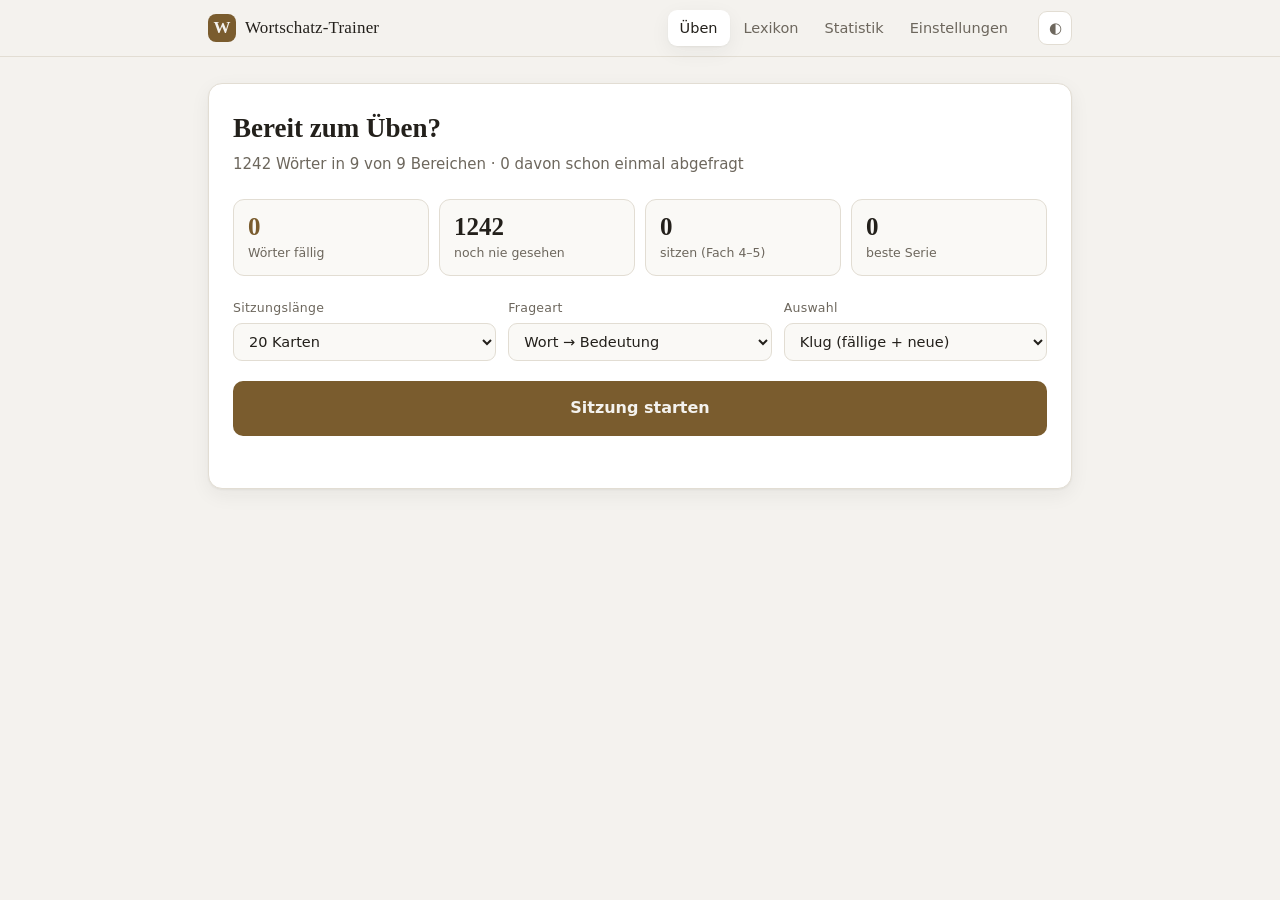
<file: index.html>
<!DOCTYPE html>
<html lang="de">
<head>
<meta charset="utf-8">
<meta name="viewport" content="width=device-width, initial-scale=1, viewport-fit=cover">
<title>Wortschatz-Trainer</title>

<link rel="manifest" href="manifest.json">
<meta name="description" content="Karteikarten-Abfrage für Fremdwörter, Fachbegriffe und bildungssprachliche Ausdrücke.">
<meta name="theme-color" content="#f4f2ee" media="(prefers-color-scheme: light)">
<meta name="theme-color" content="#171614" media="(prefers-color-scheme: dark)">
<meta name="mobile-web-app-capable" content="yes">
<meta name="apple-mobile-web-app-capable" content="yes">
<meta name="apple-mobile-web-app-status-bar-style" content="default">
<meta name="apple-mobile-web-app-title" content="Wortschatz">
<link rel="icon" href="icon-192.png" sizes="192x192">
<link rel="apple-touch-icon" href="icon-192.png">

<link rel="stylesheet" href="style.css">
</head>
<body>

<header class="kopf">
  <div class="kopf-inner">
    <div class="marke">
      <span class="marke-zeichen">W</span>
      <span class="marke-text">Wortschatz-Trainer</span>
    </div>
    <nav class="nav" id="nav">
      <button class="nav-btn aktiv" data-ansicht="ueben">Üben</button>
      <button class="nav-btn" data-ansicht="lexikon">Lexikon</button>
      <button class="nav-btn" data-ansicht="statistik">Statistik</button>
      <button class="nav-btn" data-ansicht="einstellungen">Einstellungen</button>
    </nav>
    <button class="thema-btn" id="themaBtn" title="Hell / Dunkel umschalten">◐</button>
  </div>
</header>

<main class="huelle">

  <!-- ============ ÜBEN ============ -->
  <section class="ansicht aktiv" id="ansicht-ueben">

    <!-- Startbildschirm -->
    <div class="panel start" id="start">
      <h1 class="start-titel">Bereit zum Üben?</h1>
      <p class="start-unter" id="startUnter">—</p>

      <div class="fortsetzen versteckt" id="fortsetzen">
        <div class="fortsetzen-text">
          <div class="fortsetzen-titel">Unterbrochene Sitzung</div>
          <div class="fortsetzen-info" id="fortsetzenInfo">—</div>
        </div>
        <div class="fortsetzen-knoepfe">
          <button class="btn btn-klein" id="btnFortsetzen" type="button">Fortsetzen</button>
          <button class="btn btn-klein btn-still" id="btnVerwerfen" type="button">Verwerfen</button>
        </div>
      </div>

      <div class="start-kacheln" id="startKacheln"></div>

      <div class="start-optionen">
        <label class="feld">
          <span class="feld-label">Sitzungslänge</span>
          <select id="selLaenge">
            <option value="10">10 Karten</option>
            <option value="20" selected>20 Karten</option>
            <option value="30">30 Karten</option>
            <option value="50">50 Karten</option>
            <option value="0">ohne Ende</option>
          </select>
        </label>
        <label class="feld">
          <span class="feld-label">Frageart</span>
          <select id="selModus">
            <option value="w2b">Wort → Bedeutung</option>
            <option value="b2w">Bedeutung → Wort</option>
            <option value="mix">Gemischt</option>
          </select>
        </label>
        <label class="feld">
          <span class="feld-label">Auswahl</span>
          <select id="selAuswahl">
            <option value="klug">Klug (fällige + neue)</option>
            <option value="neu">Nur neue Wörter</option>
            <option value="schwach">Nur Schwachstellen</option>
            <option value="alle">Alles gemischt</option>
          </select>
        </label>
      </div>

      <button class="btn btn-gross" id="btnStart">Sitzung starten</button>
      <p class="hinweis" id="startHinweis"></p>
    </div>

    <!-- Karte -->
    <div class="panel karte-panel versteckt" id="kartePanel">
      <div class="fortschritt">
        <div class="fortschritt-zeile">
          <span id="fortschrittText">Karte 1</span>
          <span class="serie" id="serieText"></span>
        </div>
        <div class="fortschritt-balken"><div class="fortschritt-fuell" id="fortschrittFuell"></div></div>
      </div>

      <div class="frage-kopf">
        <span class="chip" id="chipKategorie">—</span>
        <span class="chip chip-still" id="chipFach">Fach 1</span>
      </div>

      <div class="frage" id="frage">—</div>
      <div class="frage-zusatz" id="frageZusatz"></div>

      <div class="joker" id="joker">
        <button class="joker-btn" id="btnTipp" type="button">
          <span class="joker-text">Tipp</span>
          <span class="joker-zahl" id="tippZahl">0</span>
          <span class="joker-taste">T</span>
        </button>
        <button class="joker-btn" id="btn5050" type="button">
          <span class="joker-text">50 : 50</span>
          <span class="joker-zahl" id="fuenfzigZahl">0</span>
          <span class="joker-taste">H</span>
        </button>
        <button class="joker-btn joker-still" id="btnAufloesen" type="button">
          <span class="joker-text">Ich weiß es nicht</span>
          <span class="joker-taste">L</span>
        </button>
      </div>

      <div class="tipp-feld versteckt" id="tippFeld">
        <span class="tipp-marke">Tipp</span>
        <span id="tippText">—</span>
      </div>

      <div class="antworten" id="antworten"></div>

      <div class="aufloesung versteckt" id="aufloesung">
        <div class="afl-block">
          <div class="afl-titel" id="aflWort">—</div>
          <div class="afl-bedeutung" id="aflBedeutung">—</div>
        </div>
        <div class="afl-block afl-satz">
          <div class="afl-label">Beispielsatz</div>
          <div class="afl-text" id="aflSatz">—</div>
        </div>
        <div class="afl-block afl-herkunft" id="aflHerkunftBlock">
          <div class="afl-label">Herkunft</div>
          <div class="afl-text" id="aflHerkunft">—</div>
        </div>
        <button class="btn btn-weiter" id="btnWeiter">Weiter <span class="taste">⏎</span></button>
      </div>

      <div class="karte-fuss">
        <button class="link-btn" id="btnAbbruch">Sitzung beenden</button>
        <span class="tasten-hilfe">Tasten: <b>1–4</b> antworten · <b>⏎</b> weiter · <b>T</b> Tipp · <b>H</b> 50:50 · <b>L</b> Lösung</span>
      </div>
    </div>

    <!-- Sitzungsende -->
    <div class="panel ende versteckt" id="endePanel">
      <h1 class="ende-titel">Sitzung beendet</h1>
      <div class="ende-quote" id="endeQuote">—</div>
      <div class="ende-zahlen" id="endeZahlen"></div>
      <div class="ende-hilfe versteckt" id="endeHilfe"></div>
      <div class="ende-liste-huelle versteckt" id="endeListeHuelle">
        <div class="ende-liste-titel">Diese Wörter saßen noch nicht</div>
        <div class="ende-liste" id="endeListe"></div>
      </div>
      <div class="ende-knoepfe">
        <button class="btn" id="btnNochmal">Weiter üben</button>
        <button class="btn btn-still" id="btnZumStart">Zur Übersicht</button>
      </div>
    </div>
  </section>

  <!-- ============ LEXIKON ============ -->
  <section class="ansicht" id="ansicht-lexikon">
    <div class="panel">
      <div class="lex-kopf">
        <input type="search" id="lexSuche" class="suche" placeholder="Wort oder Bedeutung suchen …" autocomplete="off">
        <select id="lexKategorie" class="lex-select"><option value="">Alle Bereiche</option></select>
        <select id="lexStand" class="lex-select">
          <option value="">Jeder Lernstand</option>
          <option value="neu">Noch nie gesehen</option>
          <option value="lernen">In Arbeit (Fach 1–3)</option>
          <option value="sitzt">Sitzt (Fach 4–5)</option>
          <option value="schwach">Schwachstellen</option>
        </select>
      </div>
      <div class="lex-zaehler" id="lexZaehler">—</div>
      <div class="lex-liste" id="lexListe"></div>
      <button class="btn btn-still versteckt" id="lexMehr">Weitere 100 anzeigen</button>
    </div>
  </section>

  <!-- ============ STATISTIK ============ -->
  <section class="ansicht" id="ansicht-statistik">
    <div class="panel">
      <h2 class="panel-titel">Überblick</h2>
      <div class="stat-kacheln" id="statKacheln"></div>
    </div>
    <div class="panel">
      <h2 class="panel-titel">Leitner-Fächer</h2>
      <p class="panel-unter">Jede richtige Antwort schiebt ein Wort ein Fach höher, jeder Fehler zurück in Fach 1. Höhere Fächer werden seltener abgefragt.</p>
      <div class="faecher" id="faecher"></div>
    </div>
    <div class="panel">
      <h2 class="panel-titel">Letzte 14 Tage</h2>
      <div class="verlauf" id="verlauf"></div>
    </div>
    <div class="panel">
      <h2 class="panel-titel">Bereiche</h2>
      <div class="bereiche" id="bereiche"></div>
    </div>
    <div class="panel">
      <h2 class="panel-titel">Hartnäckigste Wörter</h2>
      <p class="panel-unter">Sortiert nach Fehlern. Das sind die Kandidaten für den Modus „Nur Schwachstellen“.</p>
      <div class="wackel-liste" id="wackelListe"></div>
    </div>
  </section>

  <!-- ============ EINSTELLUNGEN ============ -->
  <section class="ansicht" id="ansicht-einstellungen">
    <div class="panel">
      <h2 class="panel-titel">Bereiche im Training</h2>
      <p class="panel-unter">Nur angehakte Bereiche kommen in Sitzungen vor. Das Lexikon zeigt weiterhin alles.</p>
      <div class="kat-liste" id="katListe"></div>
      <div class="kat-knoepfe">
        <button class="btn btn-klein btn-still" id="btnKatAlle">Alle</button>
        <button class="btn btn-klein btn-still" id="btnKatKeine">Keine</button>
      </div>
    </div>

    <div class="panel">
      <h2 class="panel-titel">Lernstand sichern</h2>
      <p class="panel-unter">Der Lernstand liegt ausschließlich im Browserspeicher dieses Rechners. Wer den Browserverlauf samt Websitedaten löscht, löscht ihn mit. Ein Export ist die einzige Sicherung.</p>
      <div class="kat-knoepfe">
        <button class="btn" id="btnExport">Lernstand exportieren</button>
        <button class="btn btn-still" id="btnImport">Lernstand einspielen</button>
        <input type="file" id="importDatei" accept="application/json,.json" hidden>
      </div>
      <p class="hinweis" id="sicherungHinweis"></p>
    </div>

    <div class="panel">
      <h2 class="panel-titel">Wortschatz</h2>
      <div class="info-zeile"><span>Wörter im Vorrat</span><b id="infoAnzahl">—</b></div>
      <div class="info-zeile"><span>Bereiche</span><b id="infoBereiche">—</b></div>
      <div class="info-zeile"><span>Wortnummern</span><b id="infoNummern">—</b></div>
      <div class="info-zeile"><span>Speicherstand</span><b id="infoSpeicher">—</b></div>
      <div class="info-zeile"><span>Offline-Betrieb</span><b id="infoOffline">—</b></div>
    </div>

    <div class="panel panel-gefahr">
      <h2 class="panel-titel">Zurücksetzen</h2>
      <p class="panel-unter">Löscht den gesamten Lernstand: Fächer, Trefferquoten und den Verlauf. Der Wortvorrat bleibt. Das lässt sich nicht rückgängig machen — vorher exportieren.</p>
      <button class="btn btn-gefahr" id="btnReset">Lernstand löschen</button>
    </div>
  </section>

</main>

<div class="toast" id="toast"></div>

<script>var WORTSCHATZ = [];</script>
<script src="daten/pack01.js"></script>
<script src="daten/pack02.js"></script>
<script src="daten/pack03.js"></script>
<script src="daten/pack04.js"></script>
<script src="daten/pack05.js"></script>
<script src="daten/pack06.js"></script>
<script src="daten/pack07.js"></script>
<script src="daten/pack08.js"></script>
<script src="daten/pack09.js"></script>
<script src="daten/pack10.js"></script>
<script src="daten/pack11.js"></script>
<script src="daten/pack12.js"></script>
<script src="daten/pack13.js"></script>
<script src="app.js"></script>
</body>
</html>
</file>
<file: style.css>
/* ==========================================================
   Wortschatz-Trainer — Gestaltung
   ========================================================== */

:root {
  --grund:        #f4f2ee;
  --flaeche:      #ffffff;
  --flaeche-2:    #faf9f6;
  --rand:         #e2ddd3;
  --rand-stark:   #cfc8ba;
  --text:         #23201b;
  --text-leise:   #6d675d;
  --text-still:   #948d80;
  --akzent:       #7a5c2e;
  --akzent-hell:  #f0e7d8;
  --gut:          #2f6b4a;
  --gut-hell:     #e2f0e7;
  --schlecht:     #9c3226;
  --schlecht-hell:#f8e5e2;
  --schatten:     0 1px 2px rgba(35,32,27,.05), 0 6px 20px rgba(35,32,27,.06);
  --radius:       14px;
  --serif:        "Iowan Old Style", "Palatino Linotype", Palatino, Georgia, "Times New Roman", serif;
  --sans:         "Segoe UI", system-ui, -apple-system, "Helvetica Neue", Arial, sans-serif;
}

html[data-thema="dunkel"] {
  --grund:        #171614;
  --flaeche:      #211f1c;
  --flaeche-2:    #1b1a17;
  --rand:         #35322c;
  --rand-stark:   #4a453d;
  --text:         #ece7dd;
  --text-leise:   #a49d90;
  --text-still:   #7c7568;
  --akzent:       #d3b380;
  --akzent-hell:  #332c20;
  --gut:          #7ec99c;
  --gut-hell:     #1e2f26;
  --schlecht:     #e59185;
  --schlecht-hell:#33211e;
  --schatten:     0 1px 2px rgba(0,0,0,.3), 0 6px 20px rgba(0,0,0,.25);
}

* { box-sizing: border-box; }

html, body {
  margin: 0;
  padding: 0;
}

body {
  background: var(--grund);
  color: var(--text);
  font-family: var(--sans);
  font-size: 16px;
  line-height: 1.55;
  -webkit-font-smoothing: antialiased;
}

/* ---------- Kopf ---------- */

.kopf {
  position: sticky;
  top: 0;
  z-index: 40;
  background: color-mix(in srgb, var(--grund) 88%, transparent);
  backdrop-filter: blur(10px);
  border-bottom: 1px solid var(--rand);
}

.kopf-inner {
  max-width: 900px;
  margin: 0 auto;
  padding: 10px 18px;
  display: flex;
  align-items: center;
  gap: 18px;
}

.marke {
  display: flex;
  align-items: center;
  gap: 9px;
  flex-shrink: 0;
}

.marke-zeichen {
  width: 28px;
  height: 28px;
  border-radius: 8px;
  background: var(--akzent);
  color: var(--grund);
  display: grid;
  place-items: center;
  font-family: var(--serif);
  font-size: 17px;
  font-weight: 700;
}

.marke-text {
  font-family: var(--serif);
  font-size: 17px;
  letter-spacing: .01em;
}

.nav {
  display: flex;
  gap: 2px;
  margin-left: auto;
  flex-wrap: wrap;
}

.nav-btn {
  border: 0;
  background: transparent;
  color: var(--text-leise);
  font: inherit;
  font-size: 14.5px;
  padding: 7px 12px;
  border-radius: 9px;
  cursor: pointer;
  transition: background .13s, color .13s;
}

.nav-btn:hover { background: var(--flaeche); color: var(--text); }

.nav-btn.aktiv {
  background: var(--flaeche);
  color: var(--text);
  box-shadow: var(--schatten);
}

.thema-btn {
  border: 1px solid var(--rand);
  background: var(--flaeche);
  color: var(--text-leise);
  width: 34px;
  height: 34px;
  border-radius: 9px;
  cursor: pointer;
  font-size: 15px;
  flex-shrink: 0;
}

.thema-btn:hover { color: var(--text); border-color: var(--rand-stark); }

/* ---------- Grundgerüst ---------- */

.huelle {
  max-width: 900px;
  margin: 0 auto;
  padding: 26px 18px 90px;
}

.ansicht { display: none; }
.ansicht.aktiv { display: block; }
.versteckt { display: none !important; }

.panel {
  background: var(--flaeche);
  border: 1px solid var(--rand);
  border-radius: var(--radius);
  padding: 24px;
  box-shadow: var(--schatten);
  margin-bottom: 18px;
}

.panel-titel {
  font-family: var(--serif);
  font-size: 19px;
  font-weight: 600;
  margin: 0 0 4px;
}

.panel-unter {
  margin: 0 0 16px;
  color: var(--text-leise);
  font-size: 14px;
  line-height: 1.5;
}

.panel-titel + .stat-kacheln,
.panel-titel + .faecher,
.panel-titel + .kat-liste { margin-top: 16px; }

/* ---------- Knöpfe ---------- */

.btn {
  border: 1px solid transparent;
  background: var(--akzent);
  color: var(--grund);
  font: inherit;
  font-size: 15px;
  font-weight: 600;
  padding: 11px 20px;
  border-radius: 10px;
  cursor: pointer;
  transition: filter .13s, transform .06s;
}

html[data-thema="dunkel"] .btn { color: #1a1713; }

.btn:hover { filter: brightness(1.08); }
.btn:active { transform: translateY(1px); }

.btn-gross {
  width: 100%;
  padding: 14px;
  font-size: 16px;
}

.btn-klein { padding: 7px 14px; font-size: 14px; }

.btn-still {
  background: var(--flaeche-2);
  color: var(--text);
  border-color: var(--rand);
}

.btn-gefahr { background: var(--schlecht); color: #fff; }
html[data-thema="dunkel"] .btn-gefahr { color: #1a1713; }

.link-btn {
  border: 0;
  background: none;
  color: var(--text-still);
  font: inherit;
  font-size: 13.5px;
  cursor: pointer;
  padding: 0;
  text-decoration: underline;
  text-underline-offset: 3px;
}

.link-btn:hover { color: var(--text); }

/* ---------- Start ---------- */

.start-titel {
  font-family: var(--serif);
  font-size: 27px;
  font-weight: 600;
  margin: 0 0 3px;
}

.start-unter {
  margin: 0 0 22px;
  color: var(--text-leise);
  font-size: 15px;
}

.start-kacheln {
  display: grid;
  grid-template-columns: repeat(auto-fit, minmax(120px, 1fr));
  gap: 10px;
  margin-bottom: 22px;
}

.kachel {
  background: var(--flaeche-2);
  border: 1px solid var(--rand);
  border-radius: 11px;
  padding: 13px 14px;
}

.kachel-zahl {
  font-family: var(--serif);
  font-size: 25px;
  line-height: 1.1;
  font-weight: 600;
}

.kachel-label {
  font-size: 12.5px;
  color: var(--text-leise);
  margin-top: 3px;
}

.kachel-akzent .kachel-zahl { color: var(--akzent); }

.start-optionen {
  display: grid;
  grid-template-columns: repeat(auto-fit, minmax(180px, 1fr));
  gap: 12px;
  margin-bottom: 20px;
}

.feld { display: block; }

.feld-label {
  display: block;
  font-size: 12.5px;
  color: var(--text-leise);
  margin-bottom: 5px;
  letter-spacing: .02em;
}

select, .suche {
  width: 100%;
  font: inherit;
  font-size: 14.5px;
  padding: 9px 11px;
  border: 1px solid var(--rand);
  border-radius: 9px;
  background: var(--flaeche-2);
  color: var(--text);
}

select:focus, .suche:focus {
  outline: 2px solid var(--akzent);
  outline-offset: -1px;
  border-color: transparent;
}

.hinweis {
  margin: 12px 0 0;
  font-size: 13.5px;
  color: var(--text-still);
  text-align: center;
  min-height: 1.2em;
}

/* ---------- Karte ---------- */

.fortschritt { margin-bottom: 20px; }

.fortschritt-zeile {
  display: flex;
  justify-content: space-between;
  align-items: baseline;
  font-size: 13px;
  color: var(--text-leise);
  margin-bottom: 7px;
}

.serie { color: var(--akzent); font-weight: 600; }

.fortschritt-balken {
  height: 4px;
  background: var(--rand);
  border-radius: 3px;
  overflow: hidden;
}

.fortschritt-fuell {
  height: 100%;
  background: var(--akzent);
  border-radius: 3px;
  width: 0;
  transition: width .3s ease;
}

.frage-kopf {
  display: flex;
  gap: 7px;
  margin-bottom: 14px;
  flex-wrap: wrap;
}

.chip {
  font-size: 11.5px;
  letter-spacing: .05em;
  text-transform: uppercase;
  padding: 4px 10px;
  border-radius: 20px;
  background: var(--akzent-hell);
  color: var(--akzent);
  font-weight: 600;
}

.chip-still {
  background: var(--flaeche-2);
  color: var(--text-still);
  border: 1px solid var(--rand);
}

.frage {
  font-family: var(--serif);
  font-size: 38px;
  line-height: 1.2;
  font-weight: 600;
  letter-spacing: -.01em;
  margin-bottom: 4px;
  overflow-wrap: break-word;
}

.frage.frage-lang { font-size: 25px; line-height: 1.3; }

.frage-zusatz {
  color: var(--text-leise);
  font-size: 14.5px;
  font-style: italic;
  margin-bottom: 24px;
  min-height: 1em;
}

.antworten {
  display: flex;
  flex-direction: column;
  gap: 9px;
}

.antwort {
  display: flex;
  align-items: flex-start;
  gap: 12px;
  width: 100%;
  text-align: left;
  font: inherit;
  font-size: 15.5px;
  line-height: 1.45;
  padding: 14px 16px;
  border: 1px solid var(--rand);
  border-radius: 11px;
  background: var(--flaeche-2);
  color: var(--text);
  cursor: pointer;
  transition: border-color .12s, background .12s, transform .06s;
}

.antwort:hover:not(:disabled) {
  border-color: var(--akzent);
  background: var(--flaeche);
}

.antwort:active:not(:disabled) { transform: translateY(1px); }
.antwort:disabled { cursor: default; }

.antwort-nr {
  flex-shrink: 0;
  width: 22px;
  height: 22px;
  border-radius: 6px;
  background: var(--rand);
  color: var(--text-leise);
  font-size: 12.5px;
  font-weight: 700;
  display: grid;
  place-items: center;
  margin-top: 1px;
}

.antwort.gut {
  border-color: var(--gut);
  background: var(--gut-hell);
}
.antwort.gut .antwort-nr { background: var(--gut); color: var(--gut-hell); }

.antwort.schlecht {
  border-color: var(--schlecht);
  background: var(--schlecht-hell);
}
.antwort.schlecht .antwort-nr { background: var(--schlecht); color: var(--schlecht-hell); }

.antwort.blass { opacity: .42; }

/* ---------- Auflösung ---------- */

.aufloesung {
  margin-top: 22px;
  padding-top: 22px;
  border-top: 1px solid var(--rand);
  animation: einblenden .22s ease;
}

@keyframes einblenden {
  from { opacity: 0; transform: translateY(6px); }
  to   { opacity: 1; transform: none; }
}

.afl-block { margin-bottom: 16px; }

.afl-titel {
  font-family: var(--serif);
  font-size: 22px;
  font-weight: 600;
}

.afl-bedeutung {
  color: var(--text-leise);
  font-size: 15px;
  margin-top: 2px;
}

.afl-label {
  font-size: 11.5px;
  letter-spacing: .06em;
  text-transform: uppercase;
  color: var(--text-still);
  margin-bottom: 5px;
}

.afl-text { font-size: 15.5px; line-height: 1.6; }

.afl-satz .afl-text {
  font-family: var(--serif);
  font-size: 17.5px;
  border-left: 3px solid var(--akzent);
  padding-left: 14px;
}

.afl-satz b { font-weight: 600; color: var(--akzent); }

.afl-herkunft .afl-text {
  color: var(--text-leise);
  font-size: 14.5px;
}

.btn-weiter { width: 100%; margin-top: 6px; }

.taste {
  display: inline-block;
  border: 1px solid currentColor;
  border-radius: 5px;
  padding: 0 5px;
  font-size: 12px;
  opacity: .65;
  margin-left: 5px;
}

.karte-fuss {
  display: flex;
  justify-content: space-between;
  align-items: center;
  gap: 12px;
  flex-wrap: wrap;
  margin-top: 22px;
  padding-top: 16px;
  border-top: 1px solid var(--rand);
}

.tasten-hilfe { font-size: 12.5px; color: var(--text-still); }
.tasten-hilfe b { color: var(--text-leise); }

/* ---------- Sitzungsende ---------- */

.ende { text-align: center; }

.ende-titel {
  font-family: var(--serif);
  font-size: 26px;
  font-weight: 600;
  margin: 0 0 14px;
}

.ende-quote {
  font-family: var(--serif);
  font-size: 58px;
  font-weight: 600;
  line-height: 1;
  color: var(--akzent);
  margin-bottom: 6px;
}

.ende-zahlen {
  display: grid;
  grid-template-columns: repeat(auto-fit, minmax(110px, 1fr));
  gap: 10px;
  margin: 22px 0;
  text-align: left;
}

.ende-liste-huelle {
  text-align: left;
  margin: 0 0 22px;
  padding: 16px;
  background: var(--flaeche-2);
  border: 1px solid var(--rand);
  border-radius: 11px;
}

.ende-liste-titel {
  font-size: 12.5px;
  letter-spacing: .04em;
  text-transform: uppercase;
  color: var(--text-still);
  margin-bottom: 10px;
}

.ende-liste { display: flex; flex-direction: column; gap: 8px; }

.ende-zeile { font-size: 14.5px; line-height: 1.45; }
.ende-zeile b { font-family: var(--serif); font-size: 16px; }
.ende-zeile span { color: var(--text-leise); }

.ende-knoepfe {
  display: flex;
  gap: 10px;
  justify-content: center;
  flex-wrap: wrap;
}

/* ---------- Lexikon ---------- */

.lex-kopf {
  display: grid;
  grid-template-columns: 1fr;
  gap: 10px;
  margin-bottom: 14px;
}

@media (min-width: 640px) {
  .lex-kopf { grid-template-columns: 2fr 1fr 1fr; }
}

.lex-zaehler {
  font-size: 13px;
  color: var(--text-still);
  margin-bottom: 12px;
}

.lex-liste {
  display: flex;
  flex-direction: column;
  border-top: 1px solid var(--rand);
}

.lex-eintrag { border-bottom: 1px solid var(--rand); }

.lex-kopfzeile {
  display: flex;
  align-items: baseline;
  gap: 10px;
  width: 100%;
  text-align: left;
  background: none;
  border: 0;
  font: inherit;
  padding: 13px 4px;
  cursor: pointer;
  color: var(--text);
}

.lex-kopfzeile:hover { background: var(--flaeche-2); }

.lex-wort {
  font-family: var(--serif);
  font-size: 17.5px;
  font-weight: 600;
  flex-shrink: 0;
}

.lex-kurz {
  color: var(--text-leise);
  font-size: 14px;
  overflow: hidden;
  text-overflow: ellipsis;
  white-space: nowrap;
  flex: 1;
}

.lex-punkt {
  flex-shrink: 0;
  width: 8px;
  height: 8px;
  border-radius: 50%;
  background: var(--rand-stark);
  align-self: center;
}

.lex-punkt[data-stand="lernen"] { background: var(--akzent); }
.lex-punkt[data-stand="sitzt"]  { background: var(--gut); }
.lex-punkt[data-stand="schwach"]{ background: var(--schlecht); }

.lex-koerper {
  padding: 2px 4px 18px;
  animation: einblenden .18s ease;
}

.lex-zeile { margin-bottom: 10px; font-size: 15px; line-height: 1.55; }
.lex-zeile:last-child { margin-bottom: 0; }

.lex-marke {
  font-size: 11.5px;
  letter-spacing: .06em;
  text-transform: uppercase;
  color: var(--text-still);
  display: block;
  margin-bottom: 2px;
}

.lex-beispiel {
  font-family: var(--serif);
  font-size: 16.5px;
  border-left: 3px solid var(--akzent);
  padding-left: 13px;
}

.lex-beispiel b { color: var(--akzent); font-weight: 600; }

.lex-stand {
  font-size: 13px;
  color: var(--text-still);
  padding-top: 8px;
  border-top: 1px dashed var(--rand);
  margin-top: 12px;
}

.lex-leer {
  padding: 40px 0;
  text-align: center;
  color: var(--text-still);
}

#lexMehr { width: 100%; margin-top: 16px; }

/* ---------- Statistik ---------- */

.stat-kacheln {
  display: grid;
  grid-template-columns: repeat(auto-fit, minmax(130px, 1fr));
  gap: 10px;
}

.faecher { display: flex; flex-direction: column; gap: 9px; }

.fach-zeile {
  display: flex;
  align-items: center;
  gap: 12px;
  font-size: 14px;
}

.fach-name {
  width: 118px;
  flex-shrink: 0;
  color: var(--text-leise);
}

.fach-balken {
  flex: 1;
  height: 22px;
  background: var(--flaeche-2);
  border: 1px solid var(--rand);
  border-radius: 6px;
  overflow: hidden;
}

.fach-fuell {
  height: 100%;
  background: var(--akzent);
  opacity: .8;
  transition: width .35s ease;
}

.fach-zahl {
  width: 52px;
  text-align: right;
  flex-shrink: 0;
  font-variant-numeric: tabular-nums;
  color: var(--text-leise);
}

.verlauf {
  display: flex;
  align-items: flex-end;
  gap: 5px;
  height: 130px;
}

.tag-saeule {
  flex: 1;
  display: flex;
  flex-direction: column;
  justify-content: flex-end;
  align-items: center;
  gap: 5px;
  height: 100%;
}

.tag-stapel {
  width: 100%;
  display: flex;
  flex-direction: column;
  justify-content: flex-end;
  border-radius: 4px 4px 0 0;
  overflow: hidden;
  min-height: 2px;
}

.tag-teil-gut { background: var(--gut); }
.tag-teil-schlecht { background: var(--schlecht); opacity: .75; }
.tag-leer { background: var(--rand); height: 2px; }

.tag-label {
  font-size: 10.5px;
  color: var(--text-still);
  white-space: nowrap;
}

.bereiche { display: flex; flex-direction: column; gap: 9px; }

.wackel-liste { display: flex; flex-direction: column; }

.wackel-zeile {
  display: flex;
  align-items: baseline;
  gap: 10px;
  padding: 10px 0;
  border-bottom: 1px solid var(--rand);
  font-size: 14.5px;
}

.wackel-zeile:last-child { border-bottom: 0; }

.wackel-wort {
  font-family: var(--serif);
  font-size: 16.5px;
  font-weight: 600;
  flex-shrink: 0;
}

.wackel-bed {
  color: var(--text-leise);
  font-size: 13.5px;
  flex: 1;
  overflow: hidden;
  text-overflow: ellipsis;
  white-space: nowrap;
}

.wackel-zahl {
  flex-shrink: 0;
  font-size: 12.5px;
  color: var(--schlecht);
  font-variant-numeric: tabular-nums;
}

.leer-hinweis {
  color: var(--text-still);
  font-size: 14px;
  padding: 14px 0;
}

/* ---------- Einstellungen ---------- */

.kat-liste {
  display: grid;
  grid-template-columns: repeat(auto-fit, minmax(230px, 1fr));
  gap: 8px;
  margin-bottom: 16px;
}

.kat-zeile {
  display: flex;
  align-items: center;
  gap: 10px;
  padding: 11px 13px;
  background: var(--flaeche-2);
  border: 1px solid var(--rand);
  border-radius: 10px;
  cursor: pointer;
  font-size: 14.5px;
}

.kat-zeile:hover { border-color: var(--rand-stark); }
.kat-zeile input { width: 16px; height: 16px; accent-color: var(--akzent); cursor: pointer; }
.kat-zeile-text { flex: 1; }
.kat-zeile-zahl { color: var(--text-still); font-size: 13px; font-variant-numeric: tabular-nums; }

.kat-knoepfe { display: flex; gap: 9px; flex-wrap: wrap; }

.info-zeile {
  display: flex;
  justify-content: space-between;
  gap: 14px;
  padding: 10px 0;
  border-bottom: 1px solid var(--rand);
  font-size: 14.5px;
}

.info-zeile:last-child { border-bottom: 0; }
.info-zeile span { color: var(--text-leise); }

.panel-gefahr { border-color: color-mix(in srgb, var(--schlecht) 32%, var(--rand)); }

/* ---------- Toast ---------- */

.toast {
  position: fixed;
  left: 50%;
  bottom: 26px;
  transform: translate(-50%, 22px);
  background: var(--text);
  color: var(--grund);
  padding: 11px 20px;
  border-radius: 10px;
  font-size: 14.5px;
  box-shadow: 0 8px 26px rgba(0,0,0,.22);
  opacity: 0;
  pointer-events: none;
  transition: opacity .2s, transform .2s;
  z-index: 90;
  max-width: min(520px, calc(100vw - 36px));
  text-align: center;
}

.toast.sichtbar { opacity: 1; transform: translate(-50%, 0); }

/* ---------- Unterbrochene Sitzung ---------- */

.fortsetzen {
  display: flex;
  align-items: center;
  justify-content: space-between;
  gap: 14px;
  flex-wrap: wrap;
  margin-bottom: 20px;
  padding: 14px 16px;
  background: var(--akzent-hell);
  border: 1px solid color-mix(in srgb, var(--akzent) 30%, transparent);
  border-radius: 11px;
}

.fortsetzen-titel {
  font-family: var(--serif);
  font-size: 16.5px;
  font-weight: 600;
  color: var(--akzent);
}

.fortsetzen-info {
  font-size: 13.5px;
  color: var(--text-leise);
  margin-top: 2px;
}

.fortsetzen-knoepfe { display: flex; gap: 8px; flex-shrink: 0; }

/* ---------- Joker ---------- */

.joker {
  display: flex;
  gap: 8px;
  flex-wrap: wrap;
  margin-bottom: 16px;
}

.joker-btn {
  display: inline-flex;
  align-items: center;
  gap: 8px;
  font: inherit;
  font-size: 14px;
  font-weight: 600;
  padding: 8px 12px;
  border: 1px solid var(--rand-stark);
  border-radius: 9px;
  background: var(--flaeche-2);
  color: var(--akzent);
  cursor: pointer;
  transition: border-color .12s, background .12s, opacity .12s;
}

.joker-btn:hover:not(:disabled) {
  border-color: var(--akzent);
  background: var(--akzent-hell);
}

.joker-btn:active:not(:disabled) { transform: translateY(1px); }

.joker-btn:disabled {
  opacity: .38;
  cursor: default;
  color: var(--text-still);
}

.joker-still { color: var(--text-leise); font-weight: 500; }

.joker-zahl {
  min-width: 20px;
  height: 20px;
  padding: 0 5px;
  border-radius: 10px;
  background: var(--akzent);
  color: var(--grund);
  font-size: 12px;
  font-weight: 700;
  display: grid;
  place-items: center;
  font-variant-numeric: tabular-nums;
}

html[data-thema="dunkel"] .joker-zahl { color: #1a1713; }
.joker-btn:disabled .joker-zahl { background: var(--rand-stark); color: var(--flaeche-2); }

.joker-taste {
  border: 1px solid currentColor;
  border-radius: 4px;
  padding: 0 4px;
  font-size: 10.5px;
  font-weight: 600;
  opacity: .5;
}

.tipp-feld {
  display: flex;
  align-items: baseline;
  gap: 10px;
  margin-bottom: 16px;
  padding: 12px 14px;
  background: var(--akzent-hell);
  border: 1px solid color-mix(in srgb, var(--akzent) 28%, transparent);
  border-radius: 10px;
  font-size: 15px;
  line-height: 1.5;
  animation: einblenden .18s ease;
}

.tipp-marke {
  flex-shrink: 0;
  font-size: 11px;
  letter-spacing: .06em;
  text-transform: uppercase;
  font-weight: 700;
  color: var(--akzent);
}

/* Bei 50:50 ausgeblendete Antworten */
.antwort.raus {
  opacity: .22;
  text-decoration: line-through;
  text-decoration-thickness: 1px;
}

.ende-hilfe {
  font-size: 13.5px;
  color: var(--text-still);
  margin: -8px 0 18px;
}

/* ---------- Klein ---------- */

@media (max-width: 620px) {
  .kopf-inner { flex-wrap: wrap; gap: 10px; padding: 10px 14px; }
  .nav { width: 100%; margin-left: 0; order: 3; }
  .nav-btn { flex: 1; text-align: center; padding: 7px 4px; }
  .thema-btn { margin-left: auto; }
  .huelle { padding: 18px 12px 70px; }
  .panel { padding: 18px 16px; }
  .frage { font-size: 30px; }
  .frage.frage-lang { font-size: 21px; }
  .ende-quote { font-size: 48px; }
  .fortsetzen { flex-direction: column; align-items: stretch; }
  .fortsetzen-knoepfe button { flex: 1; }
  .joker { gap: 6px; }
  .joker-btn { flex: 1; justify-content: center; padding: 9px 8px; font-size: 13.5px; }
  .joker-taste { display: none; }
  .fach-name { width: 86px; font-size: 13px; }
  .tasten-hilfe { display: none; }
}

@media (prefers-reduced-motion: reduce) {
  *, *::before, *::after {
    animation-duration: .001ms !important;
    transition-duration: .001ms !important;
  }
}
</file>
